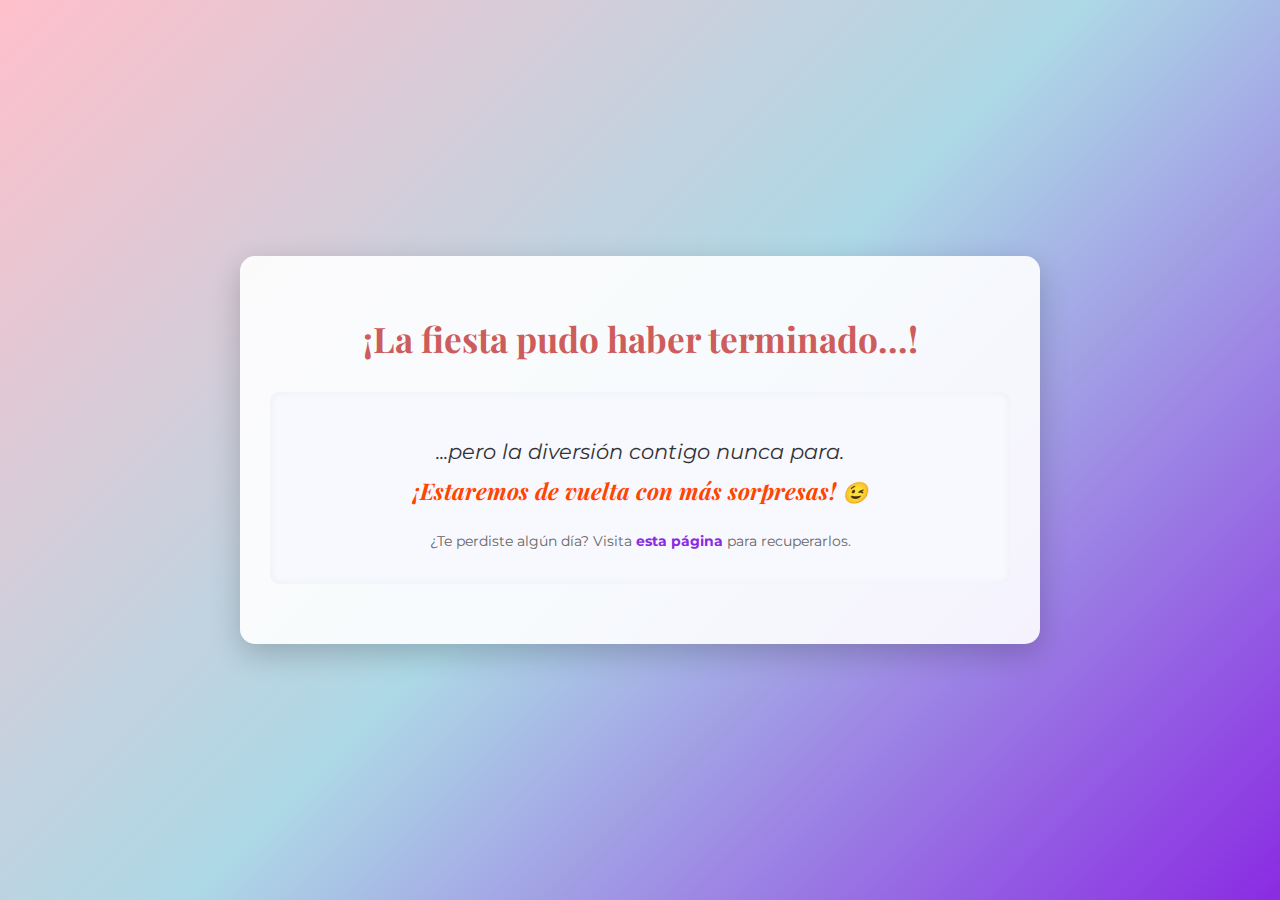
<file: index.html>
<!DOCTYPE html>
<html lang="es">
  <head>
    <meta charset="UTF-8" />
    <meta name="viewport" content="width=device-width, initial-scale=1.0" />
    <title>Un Detalle Especial Para Ti</title>
    <link rel="stylesheet" href="style.css" />
    <link rel="preconnect" href="https://fonts.googleapis.com" />
    <link rel="preconnect" href="https://fonts.gstatic.com" crossorigin />
    <link
      href="https://fonts.googleapis.com/css2?family=Montserrat:wght@400;700&family=Playfair+Display:wght@700&display=swap"
      rel="stylesheet"
    />
    <link
      href="https://fonts.googleapis.com/css2?family=Lobster&display=swap"
      rel="stylesheet"
    />
  </head>
  <body>
    <div class="container">
      <section id="countdown-section" class="section">
        <h1>¡El Gran Día Se Acerca!</h1>
        <div id="countdown" class="countdown-timer">
          <div class="time-unit">
            <span id="days">00</span>
            <p>Días</p>
          </div>
          <div class="time-unit">
            <span id="hours">00</span>
            <p>Horas</p>
          </div>
          <div class="time-unit">
            <span id="minutes">00</span>
            <p>Minutos</p>
          </div>
          <div class="time-unit">
            <span id="seconds">00</span>
            <p>Segundos</p>
          </div>
        </div>
      </section>

      <section id="daily-content-section" class="section hidden">
        <h2 id="daily-title" class="daily-title"></h2>
        <div id="daily-message-container" class="daily-message-container">
          <p id="daily-phrase" class="daily-phrase"></p>
          <p class="access-lost-days">
            ¿Te perdiste algún día? Visita
            <a href="pastdays.html">esta página</a> para recuperarlos.
          </p>
        </div>
      </section>

      <div id="animation-container" class="animation-container"></div>
      <div id="special-message-popup" class="special-message-popup hidden">
        <p id="special-message-text"></p>
        <button id="close-special-message">Entendido</button>
      </div>
    </div>

    <script src="script.js"></script>
  </body>
</html>
</file>
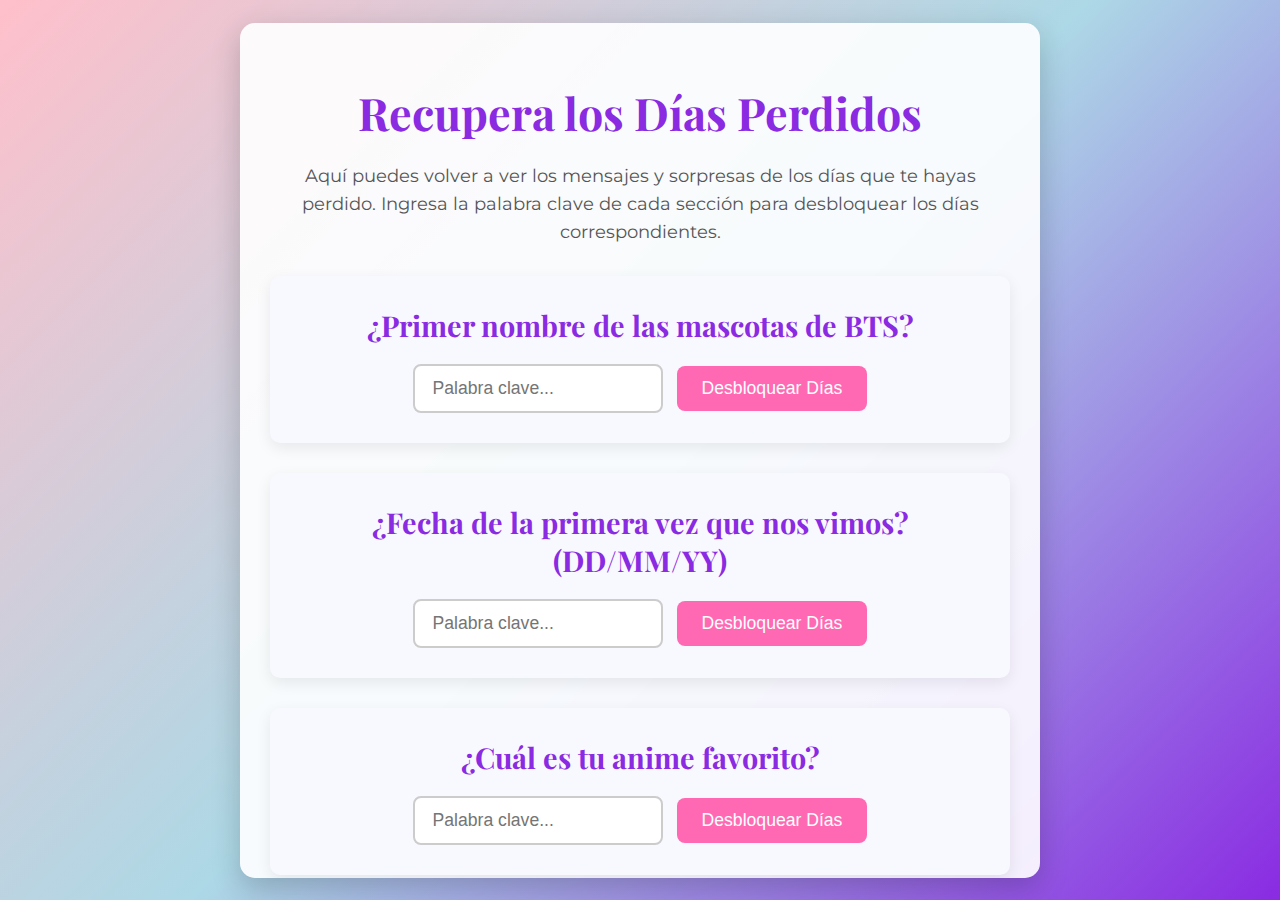
<file: pastdays.html>
<!DOCTYPE html>
<html lang="es">
  <head>
    <meta charset="UTF-8" />
    <meta name="viewport" content="width=device-width, initial-scale=1.0" />
    <title>Días Pasados</title>
    <link rel="stylesheet" href="style.css" />
    <link rel="preconnect" href="https://fonts.googleapis.com" />
    <link rel="preconnect" href="https://fonts.gstatic.com" crossorigin />
    <link
      href="https://fonts.googleapis.com/css2?family=Montserrat:wght@400;700&family=Playfair+Display:wght@700&display=swap"
      rel="stylesheet"
    />
  </head>
  <body id="lost-days-page">
    <div class="container">
      <h1>Recupera los Días Perdidos</h1>
      <p class="greeting-message">
        Aquí puedes volver a ver los mensajes y sorpresas de los días que te
        hayas perdido. Ingresa la palabra clave de cada sección para desbloquear
        los días correspondientes.
      </p>

      <section id="lost-days-section" class="section">
        <div id="unlock-sections-container">
          <div class="unlock-section" id="section-1">
            <h3>¿Primer nombre de las mascotas de BTS?</h3>
            <input
              type="text"
              id="password-input-1"
              placeholder="Palabra clave..."
            />
            <button data-section="1" class="unlock-section-button">
              Desbloquear Días
            </button>
            <p class="error-message hidden" id="error-message-1">
              Palabra clave incorrecta. ¡Intenta de nuevo!
            </p>
            <div class="unlocked-days-list hidden" id="unlocked-days-1"></div>
          </div>

          <div class="unlock-section" id="section-2">
            <h3>¿Fecha de la primera vez que nos vimos?  (DD/MM/YY)</h3>
            <input
              type="text"
              id="password-input-2"
              placeholder="Palabra clave..."
            />
            <button data-section="2" class="unlock-section-button">
              Desbloquear Días
            </button>
            <p class="error-message hidden" id="error-message-2">
              Palabra clave incorrecta. ¡Intenta de nuevo!
            </p>
            <div class="unlocked-days-list hidden" id="unlocked-days-2"></div>
          </div>

          <div class="unlock-section" id="section-3">
            <h3>¿Cuál es tu anime favorito?</h3>
            <input
              type="text"
              id="password-input-3"
              placeholder="Palabra clave..."
            />
            <button data-section="3" class="unlock-section-button">
              Desbloquear Días
            </button>
            <p class="error-message hidden" id="error-message-3">
              Palabra clave incorrecta. ¡Intenta de nuevo!
            </p>
            <div class="unlocked-days-list hidden" id="unlocked-days-3"></div>
          </div>
        </div>
      </section>

      <a href="index.html" class="back-link">Volver al contador principal</a>
    </div>

    <div id="animation-container" class="animation-container"></div>
    <div id="special-message-popup" class="special-message-popup hidden">
      <p id="special-message-text"></p>
      <button id="close-special-message">Entendido</button>
    </div>

    <script src="script.js"></script>
  </body>
</html>
</file>
<file: style.css>
/* Importación de fuentes de Google Fonts */
@import url('https://fonts.googleapis.com/css2?family=Montserrat:wght@400;700&family=Playfair+Display:wght@700&display=swap');
@import url('https://fonts.googleapis.com/css2?family=Lobster&display=swap');
/* Nueva fuente para el saludo */

body {
    font-family: 'Montserrat', sans-serif;
    margin: 0;
    padding: 0;
    display: flex;
    justify-content: center;
    align-items: center;
    min-height: 100vh;
    /* Fondo con degradado sutil (Default) */
    background: linear-gradient(135deg, #FFC0CB, #ADD8E6, #8A2BE2);
    /* Rosa, Azul Claro, Morado */
    color: #333;
    position: relative;
    overflow-y: auto;
    /* Permite scroll vertical en el body si es necesario */
    overflow-x: hidden;
    /* Evita el scroll horizontal */
    transition: background-color 0.5s ease;
    /* Transición suave para el cambio de fondo */
}

/* Fondo oscuro para el día de cumpleaños */

body.birthday-background {
    background-color: #000 !important;
    /* Fondo negro sólido, !important para asegurar que prevalece */
    background-image: none !important;
    /* Elimina cualquier gradiente o imagen de fondo existente */
    /* Asegúrate de que no haya otras propiedades de fondo que lo contradigan */
}


/* Contenedor principal de la página (la tarjeta blanca) */
.container {
    background-color: rgba(255, 255, 255, 0.9);
    border-radius: 15px;
    box-shadow: 0 10px 30px rgba(0, 0, 0, 0.2);
    text-align: center;
    max-width: 800px;
    width: 90%;
    position: relative;
    z-index: 10;
    /* Asegura que el contenido principal esté sobre las animaciones */
    max-height: 95vh;
    overflow-y: auto;
    box-sizing: border-box;
    padding: 30px;
    /* Añadido padding para que el contenido no pegue a los bordes */
}

.section {
    margin-bottom: 30px;
}

/* Título principal */
h1 {
    font-family: 'Playfair Display', serif;
    color: #8A2BE2;
    /* Un tono de morado bonito */
    font-size: 2.8em;
    margin-bottom: 20px;
}

/* Contador regresivo */
.countdown-timer {
    display: flex;
    justify-content: center;
    gap: 15px;
    margin-top: 30px;
    margin-bottom: 30px;
}

.time-unit {
    background-color: #FFF0F5;
    /* Rosa claro */
    border-radius: 10px;
    padding: 15px 25px;
    box-shadow: 0 5px 15px rgba(0, 0, 0, 0.1);
    min-width: 70px;
}

.time-unit span {
    font-size: 2em;
    font-weight: bold;
    color: #FF69B4;
    /* Rosa vibrante */
    display: block;
}

.time-unit p {
    font-size: 0.9em;
    color: #666;
    margin-top: 5px;
}

.greeting-message {
    font-size: 1.1em;
    color: #555;
    line-height: 1.6;
}

/* Estilos para la sección de contenido diario (index.html) */
.daily-title {
    font-family: 'Playfair Display', serif;
    color: #CD5C5C;
    /* Coral suave */
    font-size: 2.2em;
    margin-bottom: 25px;
}

.daily-message-container {
    margin-top: 30px;
    padding: 20px;
    background-color: #F8F8FF;
    /* Un blanco azulado muy suave */
    border-radius: 10px;
    box-shadow: inset 0 0 10px rgba(0, 0, 0, 0.05);
}

.daily-phrase {
    font-size: 1.3em;
    line-height: 1.8;
    color: #333;
    font-style: italic;
    margin-bottom: 20px;
}

.access-lost-days {
    font-size: 0.9em;
    color: #666;
    margin-top: 15px;
}

.access-lost-days a {
    color: #8A2BE2;
    text-decoration: none;
    font-weight: bold;
}

.access-lost-days a:hover {
    text-decoration: underline;
}

/* Estilos para resaltar texto (usar con <span>) */
.highlight {
    font-weight: bold;
    color: #FF4500;
    /* Naranja rojizo para resaltar */
    font-family: 'Playfair Display', serif;
    font-size: 1.1em;
}

/* Clases de utilidad */
.hidden {
    display: none !important;
}


/* Estilos para el pop-up de mensaje especial */
.special-message-popup {
    position: fixed;
    top: 50%;
    left: 50%;
    transform: translate(-50%, -50%);
    background-color: #FFF;
    border-radius: 15px;
    box-shadow: 0 10px 40px rgba(0, 0, 0, 0.3);
    padding: 30px;
    text-align: center;
    max-width: 90%;
    box-sizing: border-box;
    width: 90%;
    z-index: 1000;
    /* Asegura que esté por encima de todo */
    border: 3px solid #FF69B4;
}

#special-message-text {
    font-size: 1.5em;
    color: #8A2BE2;
    margin-bottom: 25px;
    font-weight: bold;
}

#close-special-message {
    background-color: #ADD8E6;
    /* Azul claro */
    color: #333;
    padding: 10px 20px;
    border: none;
    border-radius: 8px;
    font-size: 1em;
    cursor: pointer;
    transition: background-color 0.3s ease;
}

#close-special-message:hover {
    background-color: #87CEEB;
    /* Azul más oscuro al pasar el ratón */
}

/* --- Estilos para lost_days.html --- */
#unlock-sections-container {
    display: flex;
    flex-direction: column;
    gap: 30px;
    margin-top: 30px;
}

.unlock-section {
    background-color: #F8F8FF;
    border-radius: 10px;
    box-shadow: 0 5px 15px rgba(0, 0, 0, 0.08);
    padding: 30px;
    text-align: center;
}

.unlock-section h3 {
    font-family: 'Playfair Display', serif;
    color: #8A2BE2;
    font-size: 1.8em;
    margin-top: 0;
    margin-bottom: 20px;
}

.unlock-section input[type="text"] {
    padding: 12px 18px;
    border: 2px solid #ccc;
    border-radius: 8px;
    font-size: 1.1em;
    width: calc(100% - 160px);
    max-width: 250px;
    margin-right: 10px;
    box-sizing: border-box;
    display: inline-block;
    vertical-align: middle;
    /* Asegura alineación vertical */
}

.unlock-section button {
    background-color: #FF69B4;
    color: white;
    padding: 12px 25px;
    border: none;
    border-radius: 8px;
    font-size: 1.1em;
    cursor: pointer;
    transition: background-color 0.3s ease;
    display: inline-block;
    vertical-align: middle;
    /* Asegura alineación vertical */
}

.unlock-section button:hover {
    background-color: #E05CA0;
}

.unlock-section .error-message {
    color: #FF0000;
    margin-top: 15px;
    font-weight: bold;
    font-size: 0.95em;
}

.unlocked-days-list {
    margin-top: 30px;
    display: flex;
    flex-direction: column;
    gap: 15px;
    text-align: left;
}

.unlocked-day-card {
    background-color: #FFF0F5;
    border-radius: 8px;
    padding: 20px;
    box-shadow: inset 0 0 8px rgba(0, 0, 0, 0.05);
}

.unlocked-day-card h4 {
    font-family: 'Playfair Display', serif;
    color: #CD5C5C;
    font-size: 1.4em;
    margin-top: 0;
    margin-bottom: 10px;
}

.unlocked-day-card p {
    font-size: 1.1em;
    line-height: 1.6;
    color: #333;
    font-style: italic;
}

.back-link {
    display: inline-block;
    margin-top: 40px;
    padding: 10px 20px;
    background-color: #ADD8E6;
    color: #333;
    text-decoration: none;
    border-radius: 8px;
    transition: background-color 0.3s ease;
}

.back-link:hover {
    background-color: #87CEEB;
}

/* Media Queries para responsividad */
@media (max-width: 768px) {
    h1 {
        font-size: 2em;
    }

    .countdown-timer {
        flex-wrap: wrap;
        gap: 15px;
    }

    .time-unit {
        padding: 10px 15px;
        min-width: 70px;
    }

    .time-unit span {
        font-size: 2.2em;
    }

    .daily-title {
        font-size: 1.8em;
    }

    .unlock-section input[type="text"] {
        width: 100%;
        margin-right: 0;
        margin-bottom: 10px;
        display: block;
        margin-left: auto;
        margin-right: auto;
    }

    .unlock-section button {
        width: 100%;
        display: block;
        margin-left: auto;
        margin-right: auto;
    }

    .unlock-section h3 {
        font-size: 1.5em;
    }
}

/* --- ANIMACIONES GLOBALES (PARA EL FONDO) --- */
.animation-container {
    position: absolute;
    top: 0;
    left: 0;
    width: 100%;
    height: 100%;
    pointer-events: none;
    /* Permite hacer clic a través de las animaciones */
    z-index: 0;
    /* ASEGURA QUE ESTÉ EN EL FONDO, DEBAJO DEL CONTENEDOR PRINCIPAL */
    overflow: hidden;
    /* Evita que las animaciones causen barras de desplazamiento */
}

/* Estrellas (sutiles para fondos) */
.star {
    position: absolute;
    width: 5px;
    height: 5px;
    background-color: rgba(255, 251, 36, 0.8);
    /* Blanco para contraste */
    border-radius: 50%;
    opacity: 0;
    animation: twinkle 2s infinite ease-in-out;
}

@keyframes twinkle {

    0%,
    100% {
        opacity: 0;
        transform: scale(0.5);
    }

    50% {
        opacity: 1;
        transform: scale(1.2);
    }
}

/* Nubes */
.cloud {
    position: absolute;
    background: rgba(255, 255, 255, 0.6);
    /* Nubes más transparentes */
    border-radius: 50%;
    opacity: 0.8;
    animation: moveClouds 30s linear infinite;
}

.cloud:nth-child(1) {
    width: 80px;
    height: 30px;
    top: 10%;
    left: -10%;
    animation-delay: 0s;
}

.cloud:nth-child(2) {
    width: 120px;
    height: 40px;
    top: 20%;
    left: -20%;
    animation-delay: 7s;
}

.cloud:nth-child(3) {
    width: 90px;
    height: 35px;
    top: 15%;
    left: -5%;
    animation-delay: 14s;
}

.cloud::before,
.cloud::after {
    content: '';
    position: absolute;
    background: rgba(255, 255, 255, 0.6);
    border-radius: 50%;
}

.cloud::before {
    width: 70%;
    height: 70%;
    top: -30%;
    left: -20%;
}

.cloud::after {
    width: 60%;
    height: 60%;
    top: -30%;
    right: -20%;
}

@keyframes moveClouds {
    0% {
        transform: translateX(0%);
    }

    100% {
        transform: translateX(calc(100vw + 100%));
    }
}

/* Hojas cayendo */
.leaf {
    position: absolute;
    width: 20px;
    height: 20px;
    background-color: #8B4513;
    /* Marrón */
    border-radius: 0 50% 50% 50%;
    /* Forma de hoja */
    transform: rotate(45deg);
    opacity: 0;
    animation: fallLeaves 10s linear infinite;
}

.leaf:nth-child(odd) {
    background-color: #DAA520;
}

/* Algunos tonos más dorados */
.leaf:nth-child(even) {
    background-color: #CD5C5C;
}

/* Algunos tonos más rojizos */

@keyframes fallLeaves {
    0% {
        transform: translate(0, -10%) rotate(0deg);
        opacity: 0;
    }

    10% {
        opacity: 1;
    }

    100% {
        transform: translate(calc(var(--leaf-x) * 1px), 110vh) rotate(720deg);
        opacity: 0;
    }
}

/* Confeti (para el día del cumpleaños) */
@keyframes fallConfetti {
    0% {
        transform: translateY(-100vh) rotate(0deg);
        opacity: 0;
    }

    10% {
        opacity: 1;
    }

    100% {
        transform: translateY(100vh) rotate(720deg);
        opacity: 0;
    }
}

/* Corazones Flotantes */
.heart {
    top: 500px;
    position: absolute;
    width: 20px;
    height: 20px;
    background-color: #FF69B4;
    /* Rosa fuerte */
    transform: rotate(-45deg);
    animation: floatHeart 10s ease-out infinite;
    opacity: 0;
    pointer-events: none;
    z-index: 1;
}

.heart::before,
.heart::after {
    content: '';
    position: absolute;
    width: 20px;
    height: 20px;
    background-color: #FF69B4;
    border-radius: 50%;
}

.heart::before {
    top: -10px;
    left: 0;
}

.heart::after {
    top: 0;
    left: 10px;
}

@keyframes floatHeart {
    0% {
        transform: translate(var(--heart-x), 0) rotate(-45deg);
        opacity: 0;
    }

    20% {
        opacity: 0.8;
    }

    100% {
        transform: translate(var(--heart-x), -100vh) rotate(-45deg);
        opacity: 0;
    }
}

/* Partículas Brillantes (Sparkles) - Tamaño ajustado */
.sparkle {
    position: absolute;
    width: 5px;
    /* Ajustado de 50px a 5px */
    height: 5px;
    /* Ajustado de 50px a 5px */
    background-color: #000080;
    /* Azul Naval */
    border-radius: 50%;
    box-shadow: 0 0 5px 2px rgba(0, 0, 0, 0.7);
    animation: sparkleFade 3s ease-out infinite;
    opacity: 0;
    pointer-events: none;
    z-index: 1;
}

@keyframes sparkleFade {
    0% {
        transform: scale(0);
        opacity: 0;
    }

    50% {
        transform: scale(1);
        opacity: 1;
    }

    100% {
        transform: scale(0);
        opacity: 0;
    }
}

/* Burbujas Suaves */
.bubble {
    position: absolute;
    width: 30px;
    height: 30px;
    border-radius: 50%;
    background-color: rgba(128, 223, 255, 0.733);
    /* Azul claro semi-transparente */
    border: 1px solid rgba(255, 255, 255, 0.7);
    animation: floatBubble 3s ease-in-out infinite;
    pointer-events: none;
    z-index: 1;
}

@keyframes floatBubble {
    0% {
        transform: translate(0, 0);
        opacity: 0.5;
    }

    50% {
        transform: translate(var(--bubble-dx), var(--bubble-dy));
        opacity: 0.8;
    }

    100% {
        transform: translate(0, -100vh);
        opacity: 0;
    }
}

/* Rayos de Luz / Aura - Color ajustado a azul naval */
.light-ray {
    position: absolute;
    background: radial-gradient(circle, rgba(99, 245, 255, 0.404) 0%, rgba(0, 0, 128, 0) 70%);
    /* Azul naval semi-transparente */
    border-radius: 75%;
    animation: pulseLight 5s ease-in-out infinite alternate,
        moveLight 10s linear infinite alternate;
    pointer-events: none;
    z-index: 1;
}

@keyframes pulseLight {
    0% {
        transform: scale(0.5);
        opacity: 0.2;
    }

    100% {
        transform: scale(1.5);
        opacity: 0.8;
    }
}

@keyframes moveLight {
    0% {
        transform: translate(var(--light-x-start), var(--light-y-start));
    }

    100% {
        transform: translate(var(--light-x-end), var(--light-y-end));
    }
}

/* --- Nueva Alternativa: Estrellas Fugaces 'Trail Stars' --- */
.trail-star {
    position: absolute;
    width: 2px;
    /* Grosor de la "cola" */
    height: 30px;
    /* Longitud de la "cola" */
    background: linear-gradient(to bottom, rgba(255, 255, 255, 0), rgba(255, 255, 255, 0.8) 50%, rgba(255, 255, 255, 0));
    /* Transparente -> Brillante -> Transparente */
    opacity: 0;
    pointer-events: none;
    z-index: 2;
    /* Para que estén sobre el fondo */
    transform-origin: top center;
    /* Punto de rotación para la cola */
    animation: moveTrailStar 5s linear infinite;
}

@keyframes moveTrailStar {
    0% {
        transform: translate(var(--start-x), var(--start-y)) rotate(45deg);
        /* Inician fuera abajo-izquierda, rotadas */
        opacity: 0;
    }

    5% {
        opacity: 1;
    }

    /* Se hacen visibles */
    95% {
        opacity: 1;
    }

    /* Permanecen visibles */
    100% {
        transform: translate(var(--end-x), var(--end-y)) rotate(45deg);
        /* Terminan fuera arriba-derecha, rotadas */
        opacity: 0;
    }
}

/* Flores / Pétalos Cayendo */
.petal {
    position: absolute;
    width: 15px;
    height: 15px;
    background-color: #FFC0CB;
    /* Rosa claro, como un pétalo */
    border-radius: 50% 0 50% 0;
    animation: fallPetal 10s linear infinite;
    opacity: 0;
    pointer-events: none;
    z-index: 1;
}

@keyframes fallPetal {
    0% {
        transform: translate(var(--petal-x), -10vh) rotate(var(--petal-rot-start));
        opacity: 0;
    }

    10% {
        opacity: 0.8;
    }

    90% {
        opacity: 0.8;
    }

    100% {
        transform: translate(var(--petal-x), 110vh) rotate(var(--petal-rot-end));
        opacity: 0;
    }
}

/* Líneas de Energía / Movimiento - Color ajustado */
.energy-line {
    position: absolute;
    width: 100px;
    height: 2px;
    background: linear-gradient(to right, rgba(128, 0, 128, 0), rgba(128, 0, 128, 0.8), rgba(128, 0, 128, 0));
    /* Púrpura sutil */
    opacity: 0;
    animation: flowEnergy 8s linear infinite;
    pointer-events: none;
    z-index: 1;
}

@keyframes flowEnergy {
    0% {
        transform: translate(var(--line-x-start), var(--line-y-start)) rotate(var(--line-rot-start));
        opacity: 0;
    }

    20% {
        opacity: 0.6;
    }

    80% {
        opacity: 0.6;
    }

    100% {
        transform: translate(var(--line-x-end), var(--line-y-end)) rotate(var(--line-rot-end));
        opacity: 0;
    }
}

.birthday-greeting {
    font-family: 'Lobster', cursive;
    /* O 'Pacifico', cursive; */
    font-size: 3.5em;
    color: #FF69B4;
    -webkit-text-stroke: 1px rgb(69, 159, 248);
    text-shadow: 2px 2px 8px rgba(0, 0, 0, 0.5);
    font-weight: bold;
    /* Dependiendo de la fuente, a veces no es necesario */
    letter-spacing: 2px;
    text-align: center;
    margin-top: 20px;
    /* Considera añadir un brillo más intenso para que resalte en el fondo oscuro */
    text-shadow:
        0 0 10px #FF69B4,
        /* Brillo del mismo color */
        0 0 20px #FF69B4,
        0 0 30px #459FF8,
        /* Brillo del color del borde */
        0 0 40px #459FF8;
    /* O el efecto neonGlow que te di en el mensaje anterior si quieres más dinamismo */
}

/* --- Estilos para Fuegos Artificiales CSS --- */
.firework {
    position: absolute;
    width: 0;
    height: 0;
    border-radius: 50%;
    opacity: 0;
    transform: translate(-50%, -50%);
    /* Centrar la explosión */
    pointer-events: none;
    z-index: 4;
    /* Por encima del fondo, debajo del contenido principal */
}

/* Animación del "núcleo" que sube antes de explotar */
.firework::before {
    content: '';
    position: absolute;
    bottom: 0;
    left: 50%;
    transform: translateX(-50%);
    width: 4px;
    height: 0;
    background-color: white;
    /* Color del rastro inicial */
    opacity: 1;
    animation: fireworkLaunch 0.8s ease-out forwards;
    /* Ajustado a 0.8s */
}

/* Explosión */
.firework.explode::before {
    animation: none;
    /* Detener la animación de lanzamiento */
    content: none;
    /* Eliminar el rastro */
}

/* La magia de los "pétalos" o chispas */
.firework.explode {
    animation: fireworkExplode 0.7s ease-out forwards;
}

/* Variaciones de color para las explosiones */
.firework.red {
    background-color: red;
}

.firework.blue {
    background-color: blue;
}

.firework.green {
    background-color: green;
}

.firework.yellow {
    background-color: yellow;
}

/* Puedes añadir más colores si quieres, ej. .firework.pink, .firework.purple */


@keyframes fireworkLaunch {
    0% {
        height: 0;
        opacity: 1;
        transform: translateX(-50%) translateY(0);
    }

    100% {
        height: 100px;
        opacity: 1;
        transform: translateX(-50%) translateY(-100px);
    }
}

@keyframes fireworkExplode {
    0% {
        width: 0;
        height: 0;
        opacity: 1;
        box-shadow: 0 0 0 0 rgba(255, 255, 255, 0);
    }

    100% {
        width: 200px;
        height: 200px;
        opacity: 0;
        box-shadow:
            0 0 10px 10px rgba(255, 255, 0, 0.5),
            /* Brillo central amarillo */
            50px -50px 0 0 rgba(255, 0, 0, 0.8),
            /* Chispa roja */
            -50px -50px 0 0 rgba(0, 255, 0, 0.8),
            /* Chispa verde */
            50px 50px 0 0 rgba(0, 0, 255, 0.8),
            /* Chispa azul */
            -50px 50px 0 0 rgba(255, 165, 0, 0.8),
            /* Chispa naranja */
            0 70px 0 0 rgba(255, 255, 255, 0.8),
            /* Chispa blanca */
            70px 0 0 0 rgba(128, 0, 128, 0.8),
            /* Chispa morada */
            -70px 0 0 0 rgba(0, 255, 255, 0.8);
        /* Chispa cian */
    }
}
</file>
